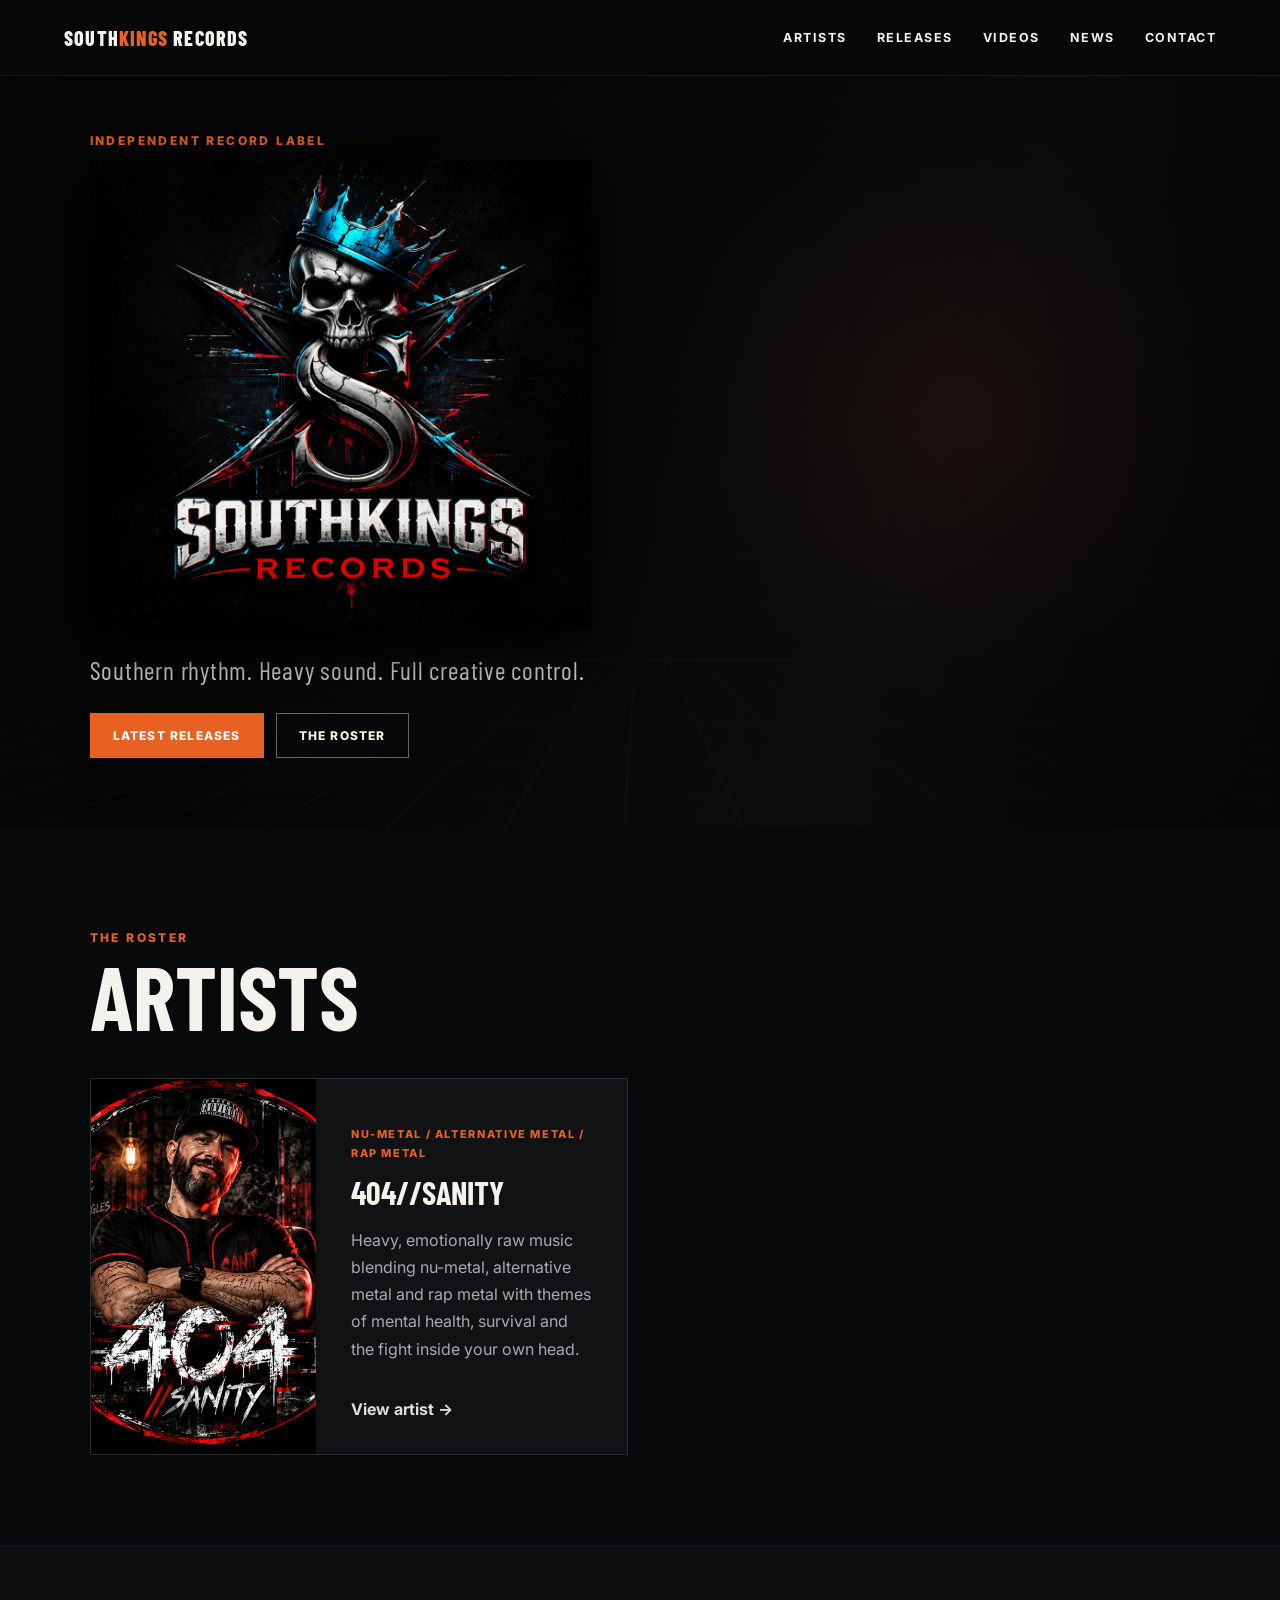
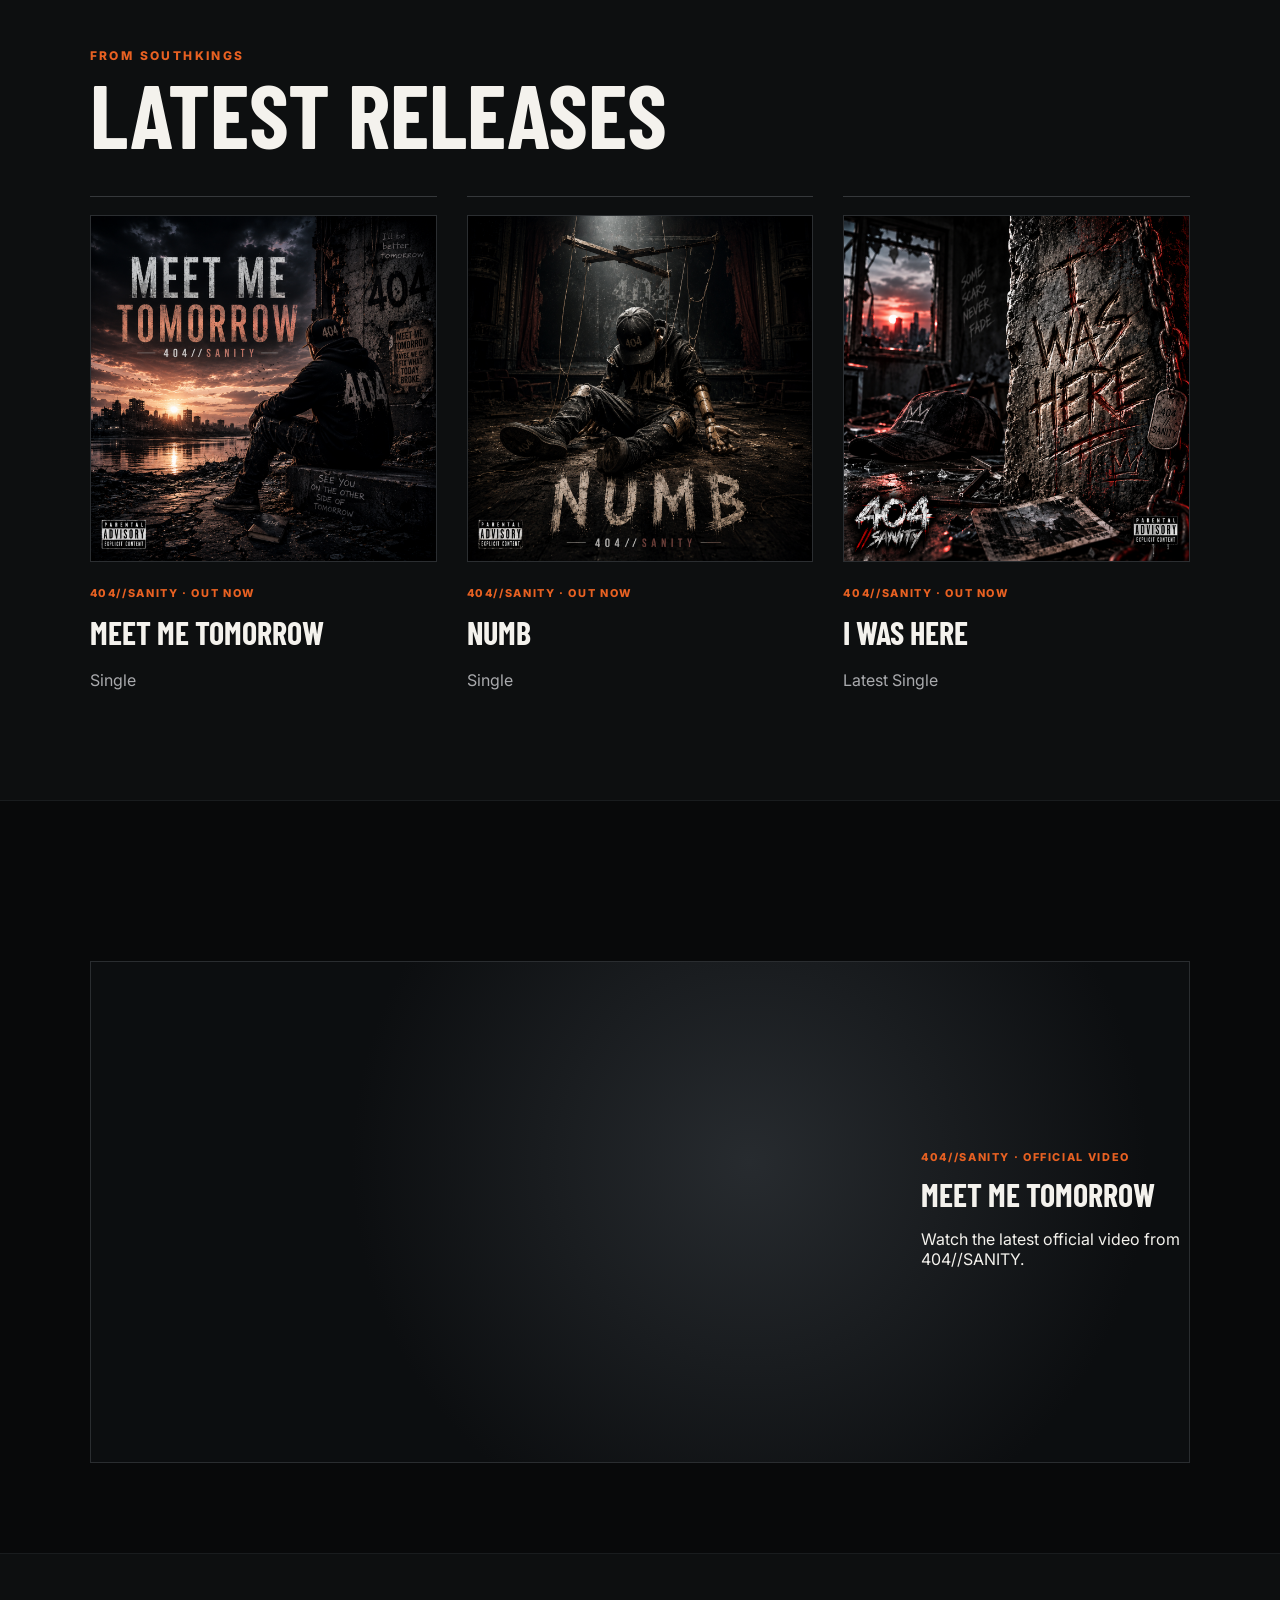
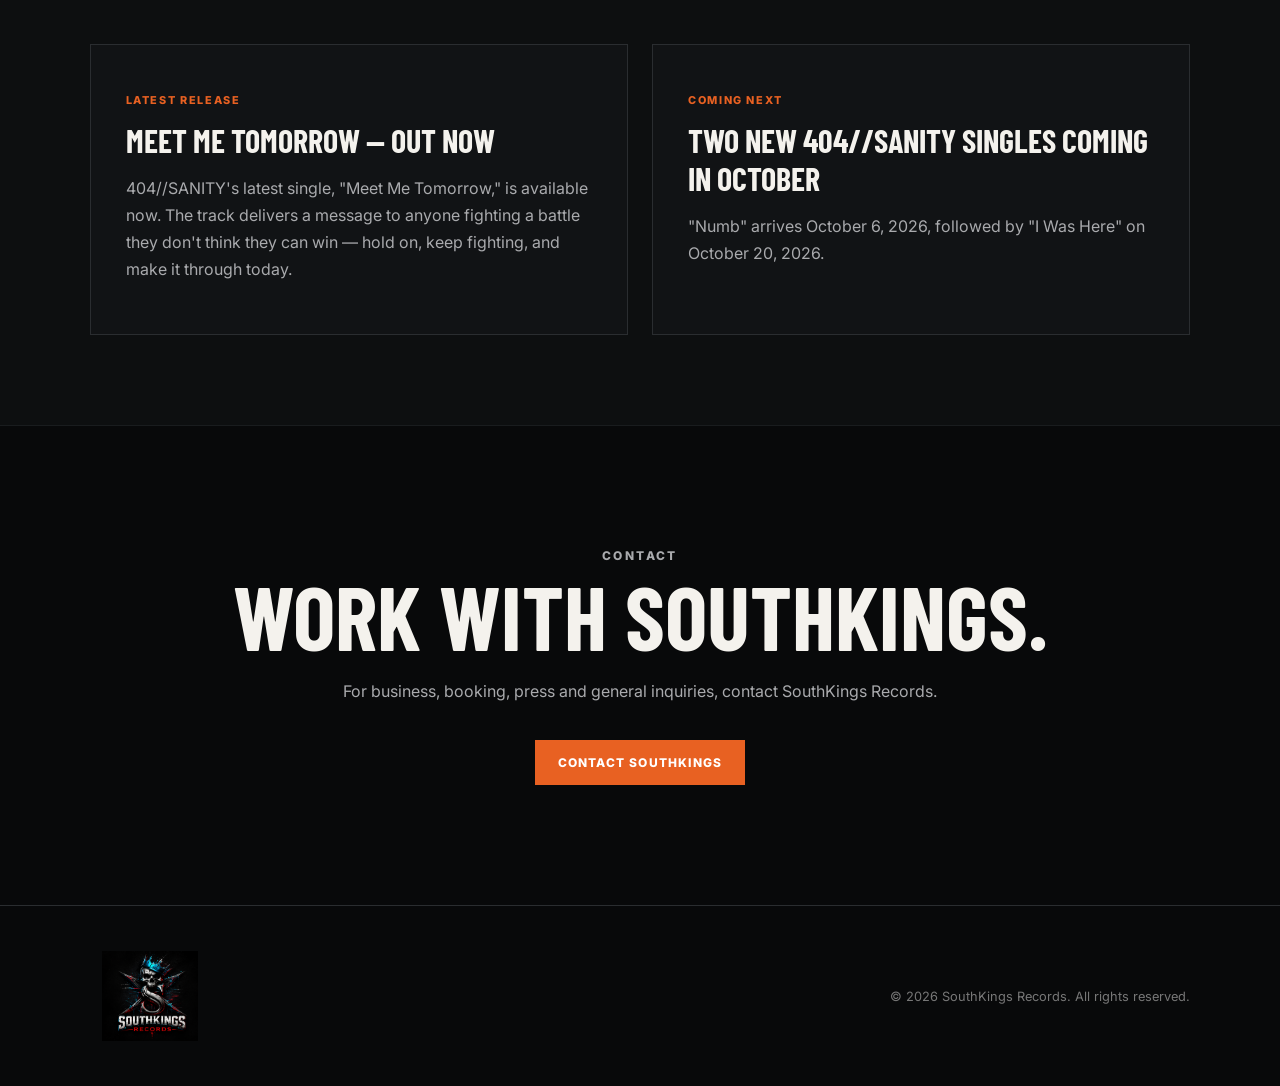
<file: index.html>
<!doctype html>
<html lang="en">
<head>
  <meta charset="utf-8">
  <meta name="viewport" content="width=device-width,initial-scale=1">
  <meta name="description" content="SouthKings Records — independent music, full creative control.">
  <title>SouthKings Records</title>
  <link rel="preconnect" href="https://fonts.googleapis.com">
  <link rel="preconnect" href="https://fonts.gstatic.com" crossorigin>
  <link href="https://fonts.googleapis.com/css2?family=Barlow+Condensed:wght@600;700;800&family=Inter:wght@400;500;600;700&display=swap" rel="stylesheet">
  <link rel="stylesheet" href="styles.css">
</head>
<body>
<header class="site-header">
  <a class="wordmark" href="#top">SOUTH<span>KINGS</span> RECORDS</a>
  <button class="menu-btn" aria-label="Open menu" aria-expanded="false"><span></span><span></span><span></span></button>
  <nav class="nav" aria-label="Main navigation">
    <a href="#artists">Artists</a><a href="#releases">Releases</a><a href="#videos">Videos</a><a href="#news">News</a><a href="#contact">Contact</a>
  </nav>
</header>
<main id="top">
  <section class="hero">
    <div class="hero-grid"></div>
    <div class="hero-copy">
      <p class="eyebrow">Independent Record Label</p>
      <img class="hero-logo" src="assets/southkings-logo.png" alt="SouthKings Records">
      <p class="tagline">Southern rhythm. Heavy sound. Full creative control.</p>
      <div class="actions"><a class="btn primary" href="#releases">Latest Releases</a><a class="btn" href="#artists">The Roster</a></div>
    </div>
   
  </section>

  <section id="artists" class="section">
    <div class="section-head"><p class="eyebrow">The Roster</p><h2>Artists</h2></div>
    <div class="cards two">
      <article class="artist-card"><div class="artist-art"><img src="assets/404-sanity-profile.PNG" alt="404//SANITY"></div><div class="card-body"><p class="meta">NU-METAL / ALTERNATIVE METAL / RAP METAL</p><h3>404//SANITY</h3><p>Heavy, emotionally raw music blending nu-metal, alternative metal and rap metal with themes of mental health, survival and the fight inside your own head.</p><a href="404-sanity.html">View artist →</a></div></article>
     <article class="artist-card" style="display:none;"><div class="artist-art city"></div><div class="card-body"><p class="meta">SOUTHERN HIP-HOP</p><h3>RonJon</h3><p>Artist profile coming soon.</p><a href="#contact">View artist →</a></div></article>
    </div>
  </section>

  <section id="releases" class="section alt">
    <div class="section-head"><p class="eyebrow">From SouthKings</p><h2>Latest Releases</h2></div>
    <div class="release-grid" id="release-grid">
     <article class="release"><div class="cover"><img src="assets/Meet_Me_Tomorrow.PNG" alt="Meet Me Tomorrow by 404//SANITY"></div><p class="meta">404//SANITY · OUT NOW</p><h3>Meet Me Tomorrow</h3><p>Latest Single</p></article>

<article class="release"><div class="cover"><img src="assets/Numb.PNG" alt="Numb by 404//SANITY"></div><p class="meta">404//SANITY · OCTOBER 6, 2026</p><h3>Numb</h3><p>Upcoming Single</p></article>

<article class="release"><div class="cover"><img src="assets/I-Was-Here.PNG" alt="I Was Here by 404//SANITY"></div><p class="meta">404//SANITY · OCTOBER 20, 2026</p><h3>I Was Here</h3><p>Upcoming Single</p></article>
    </div>
  </section>

  <section id="videos" class="section video-section">
  <div class="video-placeholder"><iframe width="100%" height="500" src="https://www.youtube.com/embed/2UYDsHFs8aA" title="Meet Me Tomorrow - 404//SANITY" frameborder="0" allow="accelerometer; autoplay; clipboard-write; encrypted-media; gyroscope; picture-in-picture; web-share" allowfullscreen></iframe><div><p class="meta">404//SANITY · OFFICIAL VIDEO</p><h3>Meet Me Tomorrow</h3><p>Watch the latest official video from 404//SANITY.</p></div></div>
  </section>

  <section id="news" class="section alt">
  <div class="news-grid"><article><p class="meta">LATEST RELEASE</p><h3>Meet Me Tomorrow — Out Now</h3><p>404//SANITY's latest single, "Meet Me Tomorrow," is available now. The track delivers a message to anyone fighting a battle they don't think they can win — hold on, keep fighting, and make it through today.</p></article><article><p class="meta">COMING NEXT</p><h3>Two New 404//SANITY Singles Coming in October</h3><p>"Numb" arrives October 6, 2026, followed by "I Was Here" on October 20, 2026.</p></article></div>
  </section>

  <section id="contact" class="section contact">
<p class="eyebrow">Contact</p><h2>Work With SouthKings.</h2><p>For business, booking, press and general inquiries, contact SouthKings Records.</p><a class="btn primary" href="mailto:southkingsrecordsinc@gmail.com">CONTACT SOUTHKINGS</a>
  </section>
</main>
<footer><img src="assets/southkings-logo.png" alt="SouthKings Records"><p>© 2026 SouthKings Records. All rights reserved.</p></footer>
<script src="script.js"></script>
</body>
</html>
</file>
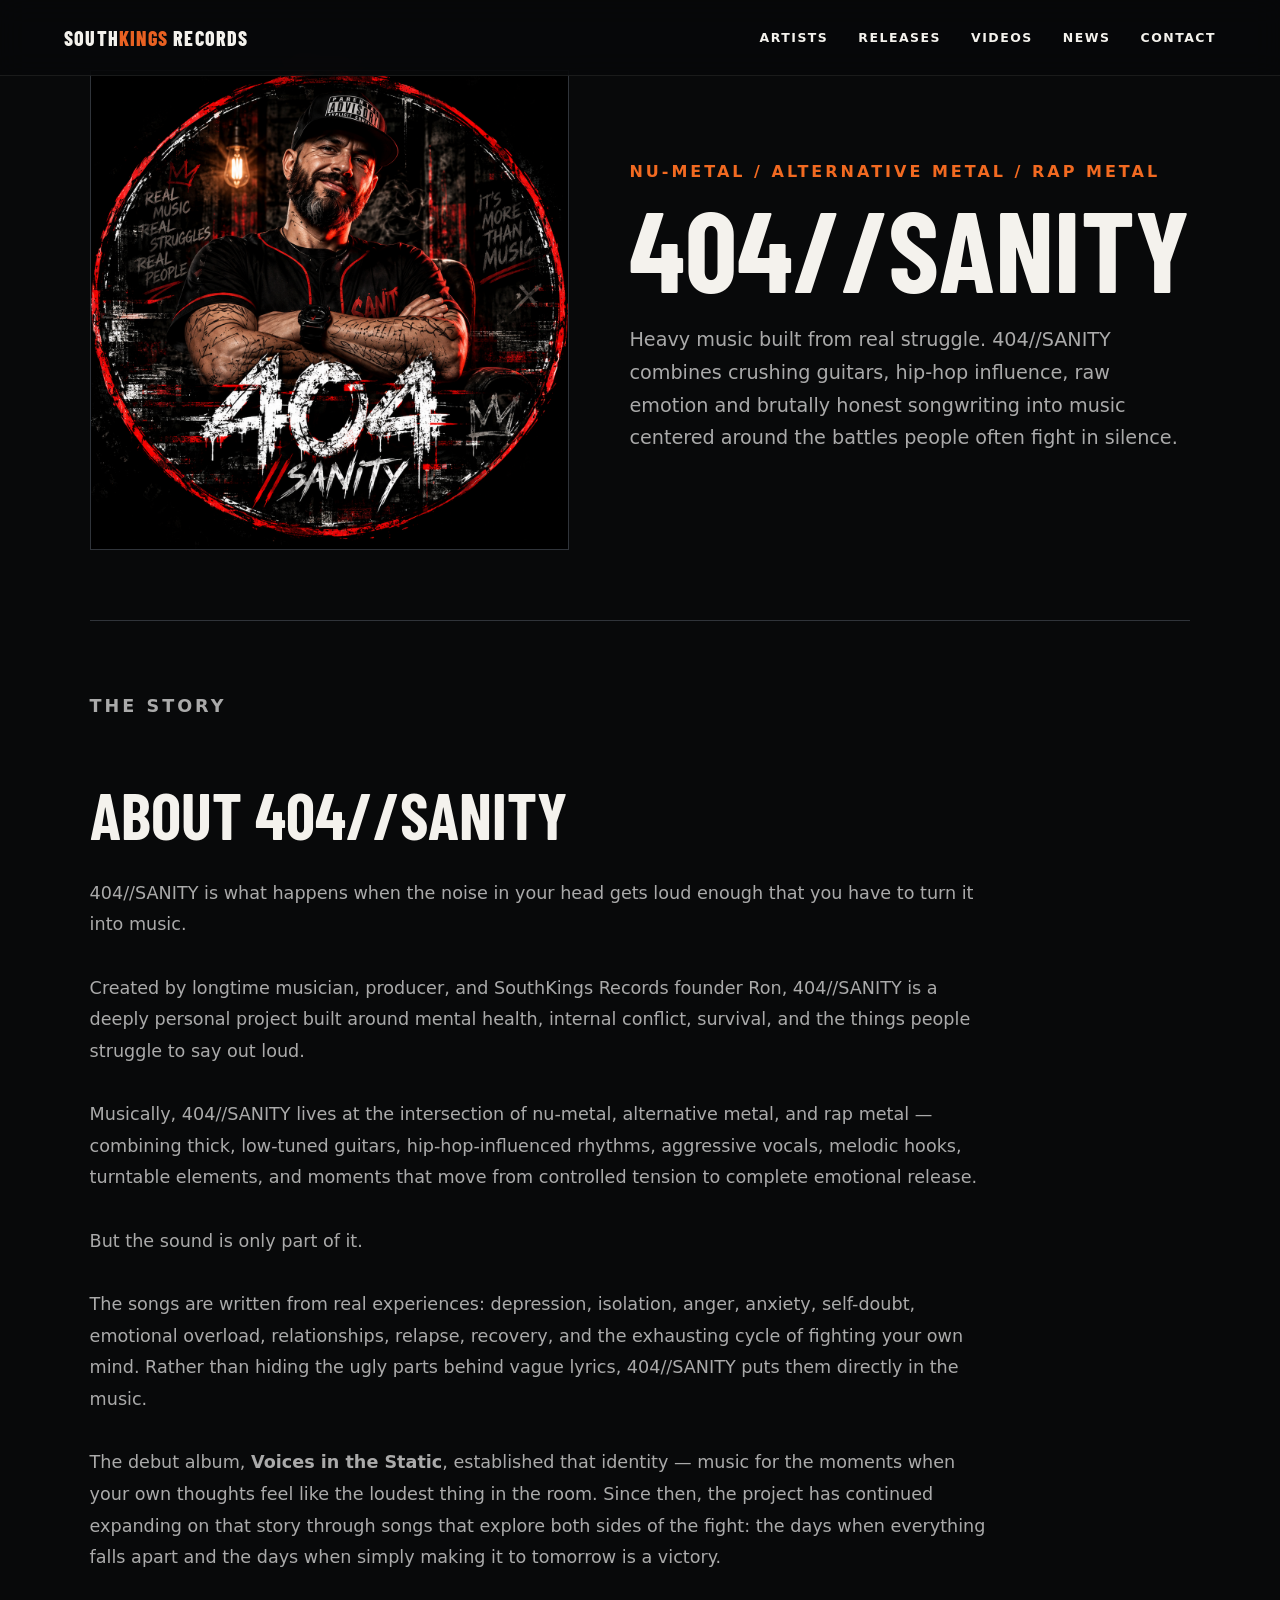
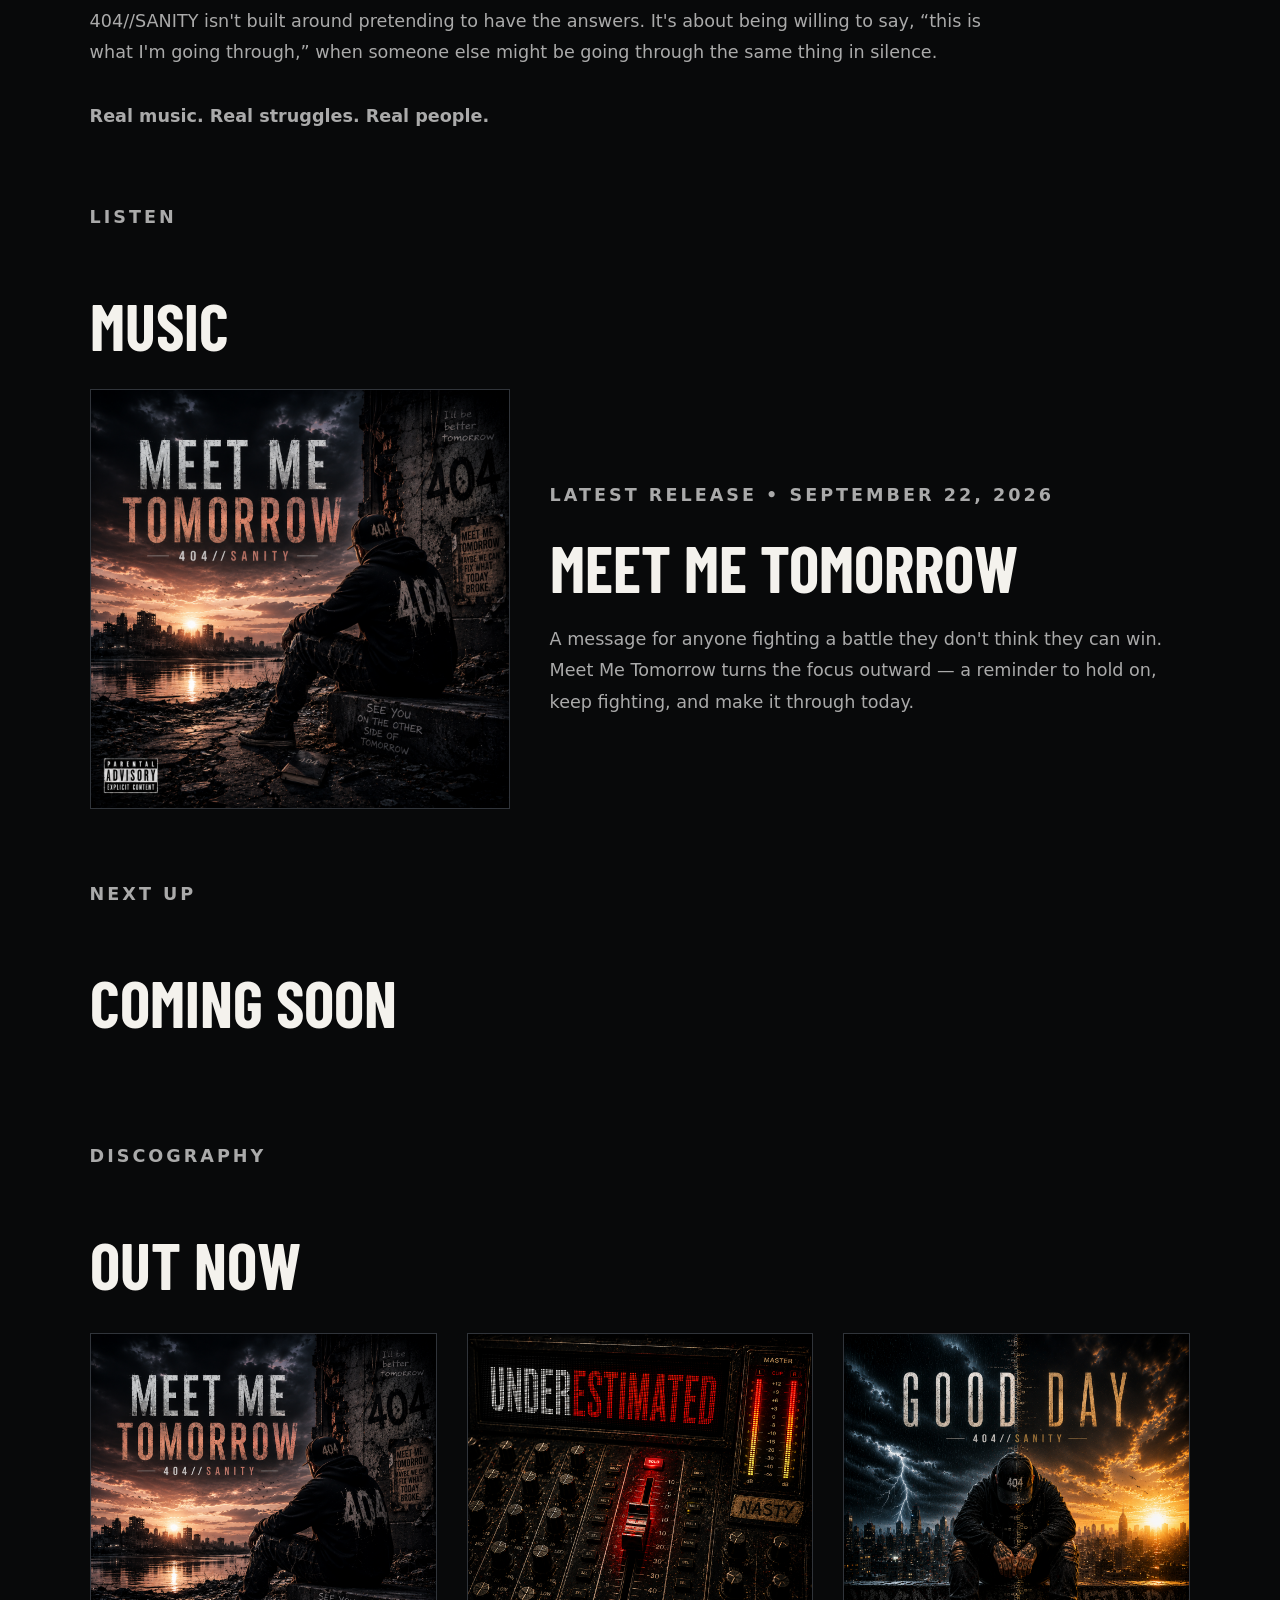
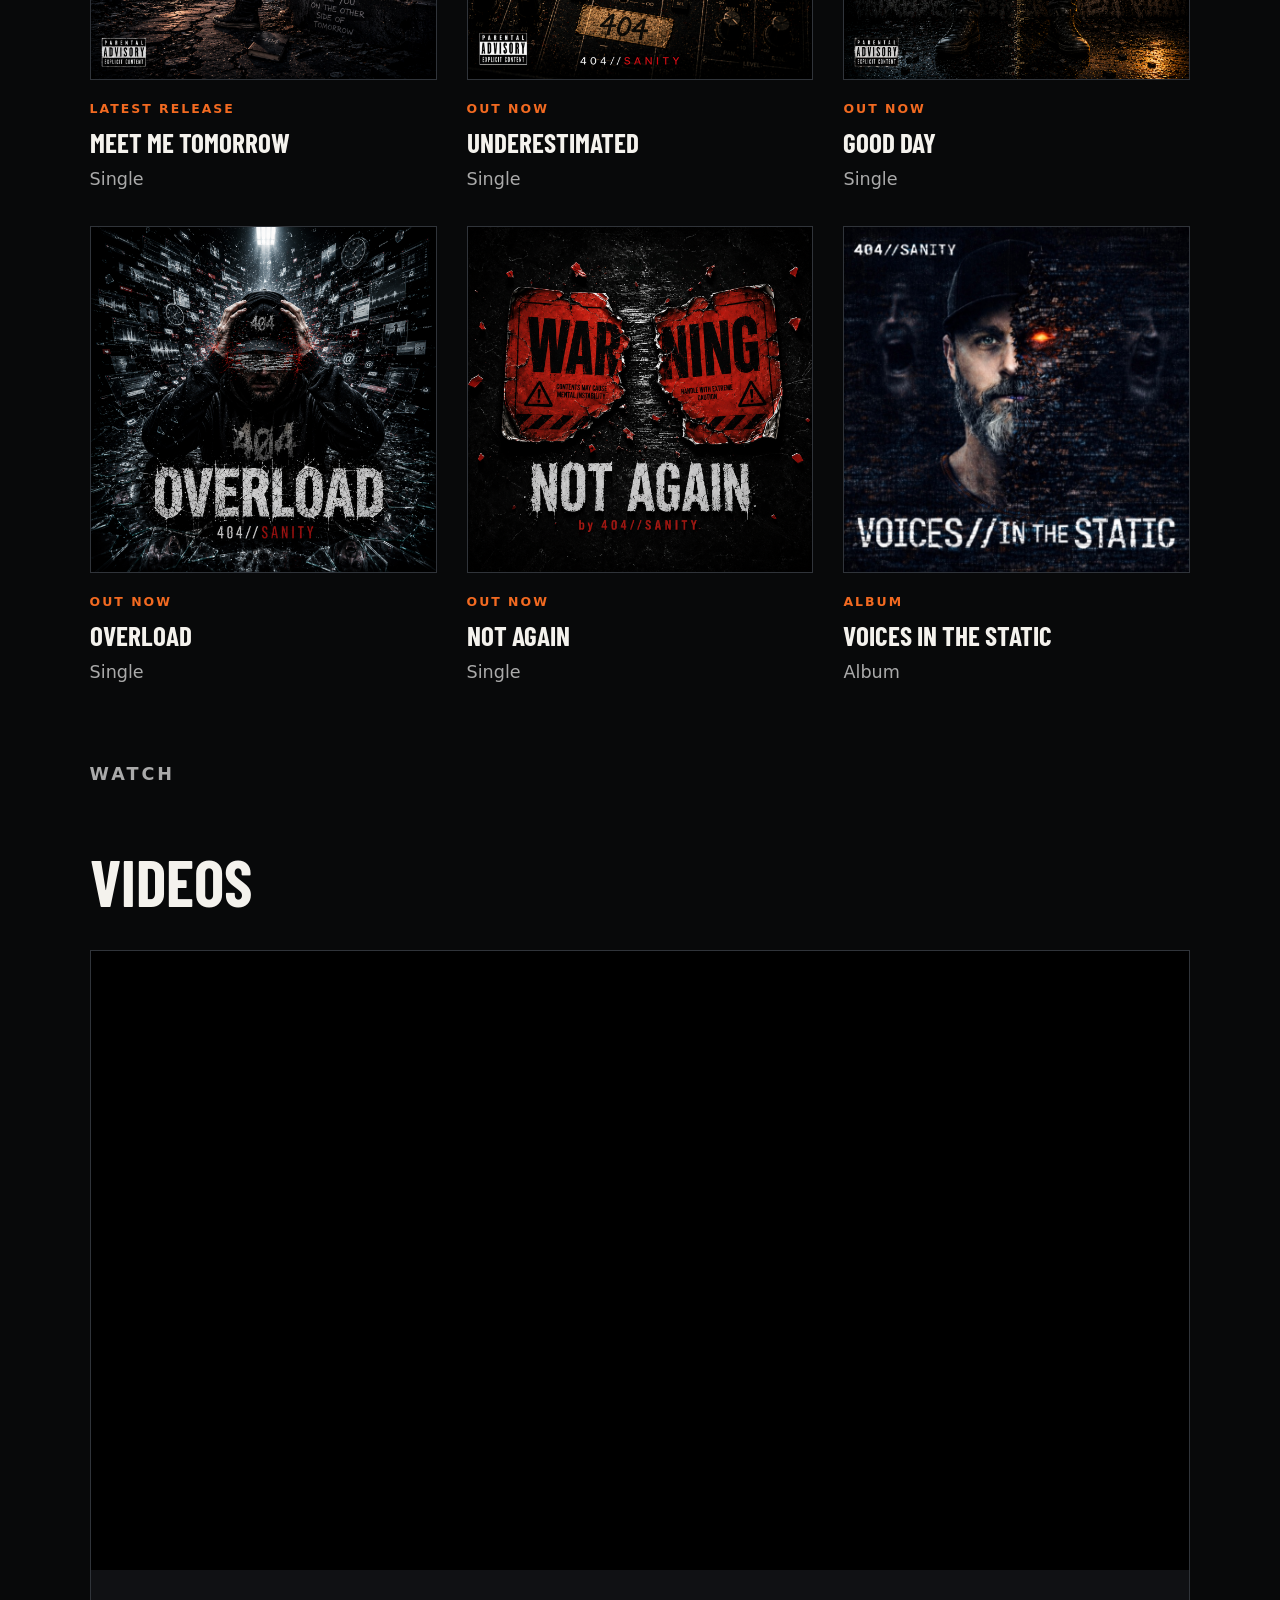
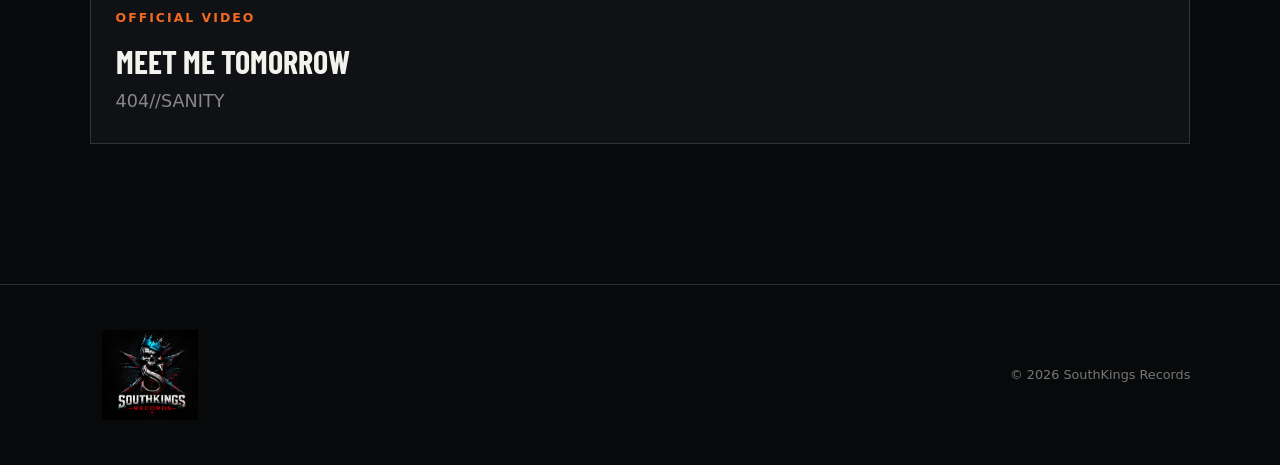
<file: 404-sanity.html>
<!doctype html>
<html lang="en">
<head>
  <meta charset="utf-8">
  <meta name="viewport" content="width=device-width, initial-scale=1">
  <meta name="description" content="404//SANITY — SouthKings Records artist. Nu-metal, alternative metal and rap metal.">
  <title>404//SANITY | SouthKings Records</title>

  <link rel="preconnect" href="https://fonts.googleapis.com">
  <link rel="preconnect" href="https://fonts.gstatic.com" crossorigin>
  <link href="https://fonts.googleapis.com/css2?family=Barlow+Condensed:wght@600;700;800&display=swap" rel="stylesheet">
  <link rel="stylesheet" href="styles.css">

  <style>
    .artist-page {
      padding: 70px 7%;
    }

    .artist-hero {
      display: grid;
      grid-template-columns: minmax(300px, 520px) 1fr;
      gap: 60px;
      align-items: center;
      max-width: 1400px;
      margin: 0 auto;
    }

    .artist-hero-image img {
      width: 100%;
      height: auto;
      display: block;
      border: 1px solid #30343a;
    }

    .artist-genre {
      color: #f26a21;
      text-transform: uppercase;
      letter-spacing: 3px;
      font-weight: 700;
    }

    .artist-title {
      font-family: "Barlow Condensed", sans-serif;
      font-size: clamp(4rem, 9vw, 8rem);
      line-height: .85;
      margin: 18px 0 28px;
      color: #f4f2ed;
    }

    .artist-intro {
      color: #aaa;
      font-size: 1.2rem;
      line-height: 1.7;
      max-width: 650px;
    }

    .artist-divider {
      max-width: 1400px;
      margin: 70px auto;
      border: 0;
      border-top: 1px solid #30343a;
    }

    .artist-section {
      max-width: 1400px;
      margin: 0 auto 70px;
    }

    .artist-section h2 {
      font-family: "Barlow Condensed", sans-serif;
      font-size: clamp(2.8rem, 5vw, 5rem);
      text-transform: uppercase;
      margin-bottom: 25px;
    }

    .artist-section p {
      color: #aaa;
      font-size: 1.1rem;
      line-height: 1.8;
      max-width: 900px;
    }

    .coming-soon {
      border: 1px solid #30343a;
      padding: 40px;
      color: #777;
      text-transform: uppercase;
      letter-spacing: 2px;
    }

    @media (max-width: 800px) {
      .artist-hero {
        grid-template-columns: 1fr;
        gap: 35px;
      }

      .artist-page {
        padding: 45px 6%;
      }
    }
  </style>
</head>

<body>

<header class="site-header">
  <a class="wordmark" href="index.html">SOUTH<span>KINGS</span> RECORDS</a>

  <nav class="nav" aria-label="Main navigation">
    <a href="index.html#artists">Artists</a>
    <a href="index.html#releases">Releases</a>
    <a href="index.html#videos">Videos</a>
    <a href="index.html#news">News</a>
    <a href="index.html#contact">Contact</a>
  </nav>
</header>

<main class="artist-page">

  <section class="artist-hero">

    <div class="artist-hero-image">
      <img src="assets/404-sanity-profile.PNG" alt="404//SANITY">
    </div>

    <div>
      <p class="artist-genre">Nu-Metal / Alternative Metal / Rap Metal</p>

      <h1 class="artist-title">404//SANITY</h1>

      <p class="artist-intro">
        Heavy music built from real struggle. 404//SANITY combines crushing guitars,
        hip-hop influence, raw emotion and brutally honest songwriting into music
        centered around the battles people often fight in silence.
      </p>
    </div>

  </section>

  <hr class="artist-divider">

  <section class="artist-section">
    <p class="artist-genre">The Story</p>
    <h2>ABOUT 404//SANITY</h2>

    <p>
404//SANITY is what happens when the noise in your head gets loud enough that you have to turn it into music.
<br><br>
Created by longtime musician, producer, and SouthKings Records founder Ron, 404//SANITY is a deeply personal project built around mental health, internal conflict, survival, and the things people struggle to say out loud.
<br><br>
Musically, 404//SANITY lives at the intersection of nu-metal, alternative metal, and rap metal — combining thick, low-tuned guitars, hip-hop-influenced rhythms, aggressive vocals, melodic hooks, turntable elements, and moments that move from controlled tension to complete emotional release.
<br><br>
But the sound is only part of it.
<br><br>
The songs are written from real experiences: depression, isolation, anger, anxiety, self-doubt, emotional overload, relationships, relapse, recovery, and the exhausting cycle of fighting your own mind. Rather than hiding the ugly parts behind vague lyrics, 404//SANITY puts them directly in the music.
<br><br>
The debut album, <strong>Voices in the Static</strong>, established that identity — music for the moments when your own thoughts feel like the loudest thing in the room. Since then, the project has continued expanding on that story through songs that explore both sides of the fight: the days when everything falls apart and the days when simply making it to tomorrow is a victory.
<br><br>
404//SANITY isn't built around pretending to have the answers. It's about being willing to say, “this is what I'm going through,” when someone else might be going through the same thing in silence.
<br><br>
<strong>Real music. Real struggles. Real people.</strong>
</p>
  </section>

  <section class="artist-section">
    <p class="artist-genre">Listen</p>
    <h2>MUSIC</h2>

    <div style="display:grid;grid-template-columns:minmax(240px,420px) 1fr;gap:40px;align-items:center;">
  
  <img
    src="assets/Meet_Me_Tomorrow.PNG"
    alt="Meet Me Tomorrow by 404//SANITY"
    style="width:100%;display:block;border:1px solid #30343a;"
  >

  <div>
    <p class="artist-genre">Latest Release • September 22, 2026</p>

    <h3 style="font-family:'Barlow Condensed',sans-serif;font-size:clamp(2.8rem,5vw,5rem);margin:10px 0;">
      MEET ME TOMORROW
    </h3>

    <p>
      A message for anyone fighting a battle they don't think they can win.
      Meet Me Tomorrow turns the focus outward — a reminder to hold on,
      keep fighting, and make it through today.
    </p>

  </div>

</div>
  </section>

  <!-- UPCOMING RELEASES -->
<section class="artist-section releases-section">
  <p class="artist-genre">Next Up</p>
  <h2>COMING SOON</h2>

<div class="release-cards" id="upcoming-release-cards"></div>
</section>


<!-- RELEASED MUSIC -->
<section class="artist-section releases-section">
  <p class="artist-genre">Discography</p>
  <h2>OUT NOW</h2>

  <div class="release-grid">

    <article class="release-tile">
      <img src="assets/Meet_Me_Tomorrow.PNG" alt="Meet Me Tomorrow by 404//SANITY">
      <p class="release-status">LATEST RELEASE</p>
      <h3>MEET ME TOMORROW</h3>
      <p>Single</p>
    </article>

    <article class="release-tile">
      <img src="assets/Underestimated.PNG" alt="Underestimated by 404//SANITY">
      <p class="release-status">OUT NOW</p>
      <h3>UNDERESTIMATED</h3>
      <p>Single</p>
    </article>

    <article class="release-tile">
      <img src="assets/Good_Day.PNG" alt="Good Day by 404//SANITY">
      <p class="release-status">OUT NOW</p>
      <h3>GOOD DAY</h3>
      <p>Single</p>
    </article>

    <article class="release-tile">
      <img src="assets/Overload.PNG" alt="Overload by 404//SANITY">
      <p class="release-status">OUT NOW</p>
      <h3>OVERLOAD</h3>
      <p>Single</p>
    </article>

    <article class="release-tile">
      <img src="assets/Not_Again.PNG" alt="Not Again by 404//SANITY">
      <p class="release-status">OUT NOW</p>
      <h3>NOT AGAIN</h3>
      <p>Single</p>
    </article>

    <article class="release-tile">
      <img src="assets/Voices.JPG" alt="Voices in the Static by 404//SANITY">
      <p class="release-status">ALBUM</p>
      <h3>VOICES IN THE STATIC</h3>
      <p>Album</p>
    </article>

  </div>
</section>
  
 <section class="artist-section video-section">
  <p class="artist-genre">Watch</p>
  <h2>VIDEOS</h2>

  <div class="featured-video">
    <div class="video-embed">
      <iframe
        src="https://www.youtube.com/embed/2UYDsHFs8aA"
        title="404//SANITY - Meet Me Tomorrow"
        loading="lazy"
        allow="accelerometer; autoplay; clipboard-write; encrypted-media; gyroscope; picture-in-picture; web-share"
        allowfullscreen>
      </iframe>
    </div>

    <div class="video-info">
      <p class="release-status">OFFICIAL VIDEO</p>
      <h3>MEET ME TOMORROW</h3>
      <p>404//SANITY</p>
    </div>
  </div>
</section>
</main>

<footer>
  <img src="assets/southkings-logo.png" alt="SouthKings Records">
  <p>© 2026 SouthKings Records</p>
</footer>

<script src="script.js"></script>

</body>
</html>
</file>
<file: styles.css>
:root{--bg:#08090a;--panel:#101214;--panel2:#15181b;--text:#f4f2ed;--muted:#a9aaad;--orange:#e86122;--cyan:#00b9e8;--red:#e32020;--line:#2a2d30}*{box-sizing:border-box}html{scroll-behavior:smooth}body{margin:0;background:var(--bg);color:var(--text);font-family:Inter,system-ui,sans-serif}a{color:inherit;text-decoration:none}.site-header{position:fixed;z-index:20;top:0;left:0;right:0;height:76px;display:flex;align-items:center;padding:0 5vw;background:rgba(7,8,9,.8);backdrop-filter:blur(14px);border-bottom:1px solid rgba(255,255,255,.08)}.wordmark{font-family:'Barlow Condensed',sans-serif;font-weight:800;letter-spacing:.06em;font-size:1.25rem}.wordmark span{color:var(--orange)}.menu-btn{display:none;margin-left:auto;background:none;border:0;width:42px}.menu-btn span{display:block;height:2px;background:#fff;margin:7px}.nav{margin-left:auto;display:flex;gap:30px;text-transform:uppercase;font-size:.78rem;font-weight:700;letter-spacing:.12em}.nav a:hover{color:var(--orange)}.hero{min-height:92vh;position:relative;overflow:hidden;display:flex;align-items:center;padding:120px 7vw 70px;background:radial-gradient(circle at 75% 50%,rgba(232,97,34,.12),transparent 28%),linear-gradient(110deg,#050607 30%,#111315 70%,#090a0b)}.hero:after{content:"";position:absolute;inset:0;background:linear-gradient(90deg,rgba(0,0,0,.15),rgba(0,0,0,.5)),repeating-linear-gradient(0deg,transparent 0 5px,rgba(255,255,255,.008) 6px)}.hero-grid{position:absolute;inset:0;opacity:.14;background-image:linear-gradient(#555 1px,transparent 1px),linear-gradient(90deg,#555 1px,transparent 1px);background-size:70px 70px;transform:perspective(500px) rotateX(65deg) scale(1.7);transform-origin:bottom}.hero-copy{position:relative;z-index:2;width:min(720px,65vw)}.eyebrow{color:var(--orange);font-size:.75rem;font-weight:800;letter-spacing:.2em;text-transform:uppercase}.hero-logo{display:block;width:min(620px,80vw);max-height:470px;object-fit:contain;object-position:left center;margin:10px 0 0;filter:drop-shadow(0 18px 30px #000)}.tagline{font-family:'Barlow Condensed';font-size:clamp(1.25rem,2vw,1.8rem);letter-spacing:.03em;color:#d5d3cf;margin-top:-12px}.actions{display:flex;gap:12px;margin-top:28px}.btn{display:inline-block;border:1px solid #666;padding:14px 22px;text-transform:uppercase;font-size:.75rem;font-weight:800;letter-spacing:.1em}.btn.primary{background:var(--orange);border-color:var(--orange);color:#fff}.studio-card{position:absolute;z-index:1;right:4vw;bottom:8vh;width:31vw;height:36vh;border:1px solid #333;background:linear-gradient(145deg,#171a1c,#08090a);transform:perspective(900px) rotateY(-12deg) rotateX(4deg);box-shadow:0 30px 80px #000;padding:30px}.studio-card span{position:absolute;bottom:20px;right:24px;color:#555;font:700 12px monospace}.meters{display:flex;align-items:end;gap:9px;height:70px}.meters i{display:block;width:12px;background:linear-gradient(#f5b544,var(--orange));height:30%}.meters i:nth-child(2){height:80%}.meters i:nth-child(3){height:55%}.meters i:nth-child(4){height:92%}.meters i:nth-child(5){height:45%}.meters i:nth-child(6){height:70%}.console-lines{height:130px;margin-top:25px;background:repeating-linear-gradient(90deg,#24282b 0 2px,transparent 2px 28px),repeating-linear-gradient(0deg,#202326 0 1px,transparent 1px 25px)}.section{padding:90px 7vw}.section.alt{background:#0d0f10;border-top:1px solid #191c1e;border-bottom:1px solid #191c1e}.section-head h2,.contact h2{font-family:'Barlow Condensed';font-size:clamp(3rem,7vw,6rem);line-height:.85;text-transform:uppercase;margin:10px 0 45px}.cards.two{display:grid;grid-template-columns:1fr 1fr;gap:24px}.artist-card{display:grid;grid-template-columns:42% 58%;min-height:330px;background:var(--panel);border:1px solid var(--line)}.artist-art{min-height:330px}.artist-art.static{background:radial-gradient(circle at 45% 40%,#30343a 0 5%,transparent 6%),linear-gradient(145deg,#08090a,#20252a 45%,#090a0b);position:relative}.artist-art.static:after{content:"404//";position:absolute;bottom:24px;left:20px;font:800 4rem 'Barlow Condensed';color:#ffffff12}.artist-art.city{background:linear-gradient(165deg,transparent 45%,#090909 46%),repeating-linear-gradient(90deg,#151719 0 12%,#0c0d0e 12% 22%);position:relative}.artist-art.city:after{content:"RJ";position:absolute;bottom:24px;left:20px;font:800 4rem 'Barlow Condensed';color:#e8612225}.card-body{padding:35px}.card-body h3,.release h3,.video-placeholder h3,.news-grid h3{font-family:'Barlow Condensed';font-size:2rem;text-transform:uppercase;margin:7px 0}.card-body p,.release p,.news-grid p,.contact>p{color:var(--muted);line-height:1.7}.meta{color:var(--orange)!important;font-size:.68rem!important;font-weight:800;letter-spacing:.15em;text-transform:uppercase}.card-body a{display:inline-block;margin-top:20px;font-weight:700;color:#ddd}.release-grid{display:grid;grid-template-columns:repeat(3,1fr);gap:22px}.release{border-top:1px solid #35383b;padding-top:18px}.cover{aspect-ratio:1;background:linear-gradient(135deg,#16191c,#08090a);border:1px solid #2b2e31;display:grid;place-items:center;text-align:center;color:#4c5054;font:800 1.6rem 'Barlow Condensed';letter-spacing:.08em;margin-bottom:22px}.video-placeholder{min-height:430px;border:1px solid var(--line);background:radial-gradient(circle at 60% 40%,#272b2f,#0c0e10 55%);display:flex;align-items:center;justify-content:center;gap:25px}.video-placeholder button{width:72px;height:72px;border-radius:50%;border:1px solid #777;background:#ffffff0d;color:#fff;font-size:1.5rem}.news-grid{display:grid;grid-template-columns:1fr 1fr;gap:24px}.news-grid article{padding:35px;border:1px solid var(--line);background:#111315}.contact{text-align:center;padding-block:120px}.contact .eyebrow{margin:auto}.contact h2{margin-bottom:25px}.contact>p{max-width:650px;margin:0 auto 35px}footer{border-top:1px solid var(--line);padding:45px 7vw;display:flex;align-items:center;justify-content:space-between;color:#777;font-size:.8rem}footer img{width:120px;height:90px;object-fit:contain}@media(max-width:800px){.site-header{height:66px}.nav{display:none;position:absolute;top:66px;left:0;right:0;background:#0b0c0d;padding:30px;flex-direction:column}.nav.open{display:flex}.menu-btn{display:block}.hero{min-height:850px;padding:100px 6vw 55px;align-items:flex-start}.hero-copy{width:100%}.hero-logo{width:92vw;margin-top:20px}.tagline{margin-top:0}.studio-card{right:-20vw;bottom:5vh;width:85vw;height:28vh;opacity:.55}.cards.two,.release-grid,.news-grid{grid-template-columns:1fr}.artist-card{grid-template-columns:1fr}.artist-art{min-height:260px}.section{padding:70px 6vw}.video-placeholder{min-height:300px;flex-direction:column;text-align:center}footer{flex-direction:column;gap:15px;text-align:center}}.artist-art{overflow:hidden}.artist-art img{width:100%;height:100%;min-height:330px;max-height:420px;object-fit:cover;object-position:center;display:block}
.releases-section{margin-top:70px}.release-cards{display:grid;grid-template-columns:repeat(2,minmax(0,1fr));gap:30px;margin-top:30px}.release-card{border:1px solid #30343a;background:#101114;overflow:hidden}.release-art{aspect-ratio:1/1;overflow:hidden}.release-art img{width:100%;height:100%;object-fit:cover;display:block}.release-info{padding:25px}.release-info h3,.release-tile h3{font-family:"Barlow Condensed",sans-serif;font-size:2rem;margin:6px 0;color:#f4f2ed}.release-info p,.release-tile p{margin:0;color:#888}.release-status{color:#f26a21!important;text-transform:uppercase;font-size:.78rem!important;font-weight:700;letter-spacing:2px}.release-grid{display:grid;grid-template-columns:repeat(3,minmax(0,1fr));gap:30px;margin-top:30px}.release-tile{min-width:0}.release-tile img{width:100%;aspect-ratio:1/1;object-fit:cover;display:block;border:1px solid #30343a;margin-bottom:18px}.release-tile h3{font-size:1.7rem}@media(max-width:900px){.release-grid{grid-template-columns:repeat(2,minmax(0,1fr))}}@media(max-width:650px){.release-cards,.release-grid{grid-template-columns:1fr}.release-info{padding:20px}}
.video-section{margin-top:70px}.featured-video{margin-top:30px;border:1px solid #30343a;background:#101114;overflow:hidden}.video-embed{position:relative;width:100%;aspect-ratio:16/9;background:#000}.video-embed iframe{position:absolute;inset:0;width:100%;height:100%;border:0}.video-info{padding:25px}.video-info h3{font-family:"Barlow Condensed",sans-serif;font-size:2rem;margin:6px 0;color:#f4f2ed}.video-info>p:last-child{margin:0;color:#888}@media(max-width:650px){.video-info{padding:20px}.video-info h3{font-size:1.7rem}}
.tagline{color:#d8d8d8!important;margin-top:24px!important;}.release .cover{aspect-ratio:1/1;height:auto!important;overflow:hidden;background:#0b0c0e}.release .cover img{width:100%;height:100%;object-fit:contain!important;display:block}
</file>
